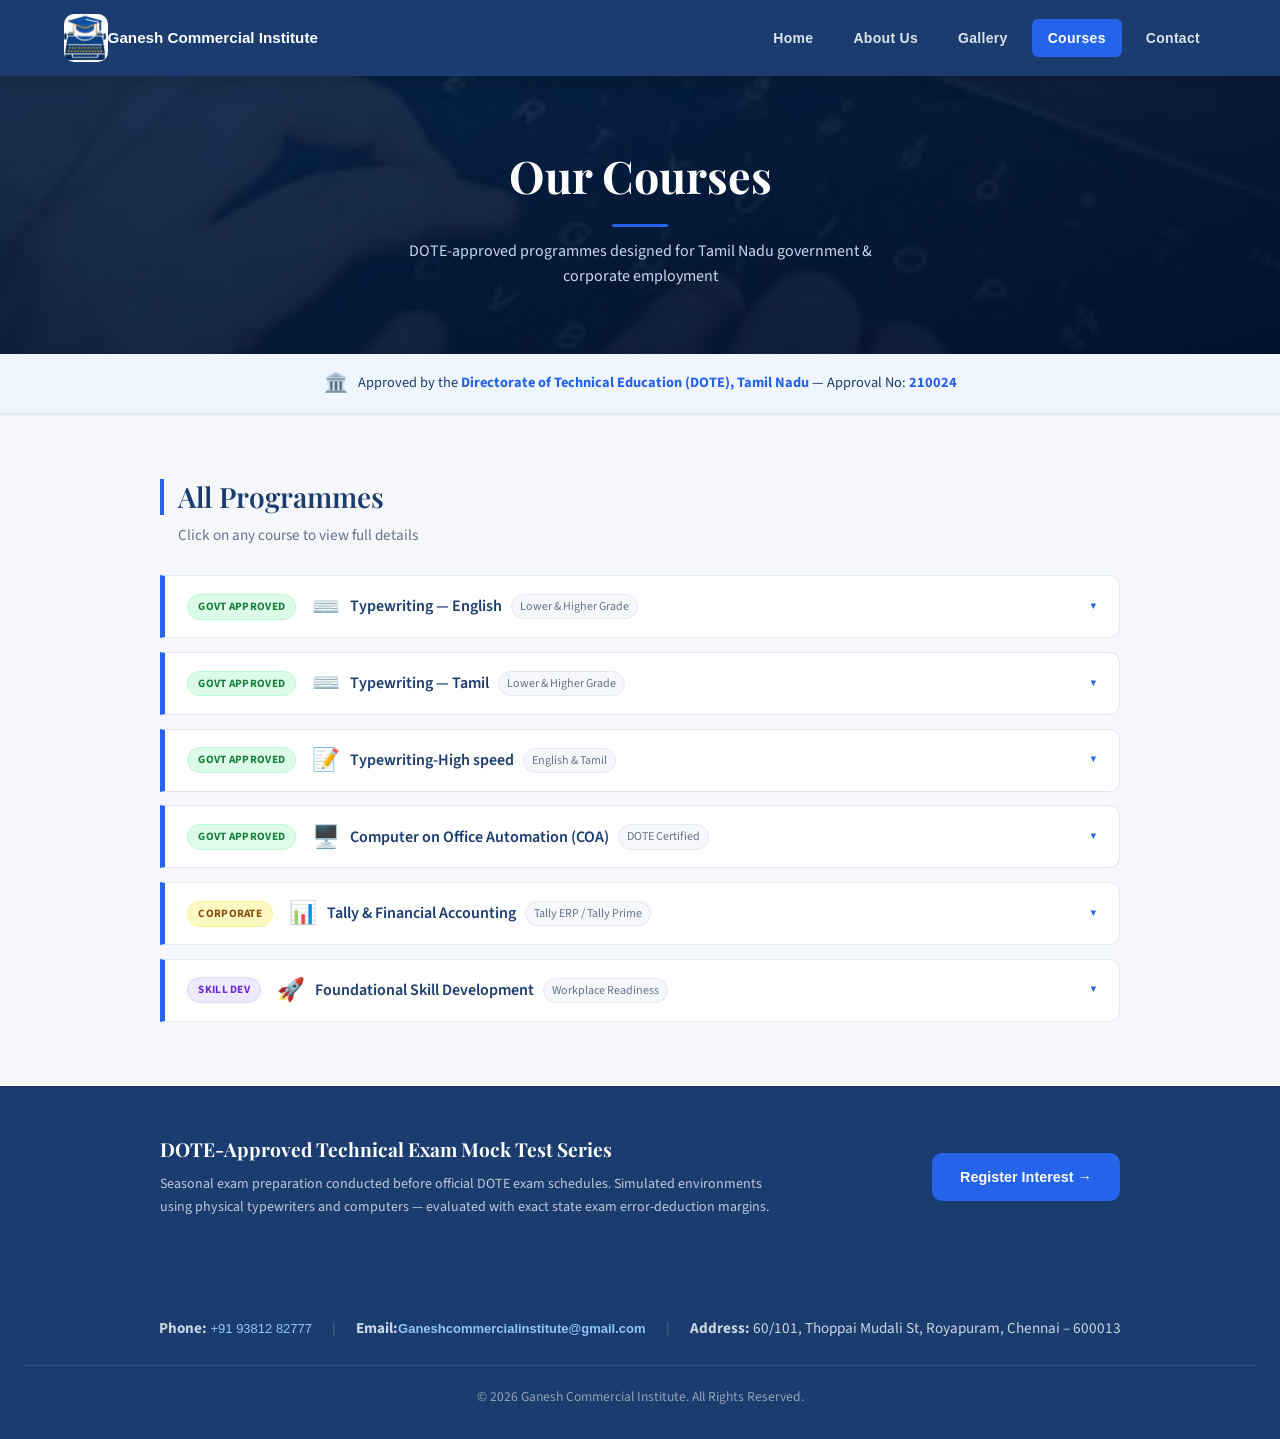
<file: courses.html>
<!DOCTYPE html>
<html lang="en">
    <head>
        <meta charset="UTF-8">
        <meta name="viewport" content="width=device-width, initial-scale=1.0">
        <meta name="description" content="Courses offered at Ganesh Commercial Institute – Typewriting, COA, Shorthand, Tally and more. DOTE approved, Chennai.">
        <title>Courses – Ganesh Commercial Institute</title>
        <link rel="stylesheet" href="style.css">
    </head>
    <body>

        <!-- NAVIGATION -->
        <header class="main-header">
            <nav class="navbar">
                <div class="logo">
                    <a href="index.html">
                        <img src="assets/file.png" alt="Ganesh Commercial Institute Logo" class="logo-img">
                        <h3>Ganesh Commercial Institute</h3>
                    </a>
                </div>
                <ul class="nav-links">
                    <li><a href="index.html">Home</a></li>
                    <li><a href="about_us.html">About Us</a></li>
                    <li><a href="gallery.html">Gallery</a></li>
                    <li><a href="courses.html" class="active">Courses</a></li>
                    <li><a href="contact.html">Contact</a></li>
                </ul>
            </nav>
        </header>

        <main>

            <!-- PAGE HERO -->
            <section class="page-hero">
                <div class="page-hero-content">
                    <h1>Our Courses</h1>
                    <p>DOTE-approved programmes designed for Tamil Nadu government & corporate employment</p>
                </div>
            </section>

            <!-- DOTE APPROVAL BADGE -->
            <div class="approval-banner">
                <div class="approval-inner">
                    <span class="approval-icon">🏛️</span>
                    <p>Approved by the <strong>Directorate of Technical Education (DOTE), Tamil Nadu</strong> — Approval No: <strong>210024</strong></p>
                </div>
            </div>

            <!-- COURSES ACCORDION SECTION -->
            <section class="courses-section">
                <div class="courses-inner">

                    <h2 class="section-title">All Programmes</h2>
                    <p class="section-subtitle">Click on any course to view full details</p>

                    <div class="accordion">

                        <!-- COURSE 1: TYPEWRITING ENGLISH -->
                        <div class="accordion-item" onclick="toggleAccordion(this)">
                            <div class="accordion-header">
                                <div class="accordion-left">
                                    <span class="course-badge govt">Govt Approved</span>
                                    <div>
                                        <span class="course-icon">⌨️</span>
                                        <h3>Typewriting — English</h3>
                                        <span class="course-tag">Lower & Higher Grade</span>
                                    </div>
                                </div>
                                <span class="accordion-arrow">▼</span>
                            </div>
                            <div class="accordion-body">
                                <div class="course-detail-grid">
                                    <div class="course-description">
                                        <p>Our English Typewriting programme is designed to prepare students for the Government Technical Examinations (GTE) conducted by DOTE, Tamil Nadu. Training is done on both manual and electronic typewriters with a strong focus on speed and zero-error accuracy.</p>
                                        <div class="course-levels">
                                            <div class="level-card">
                                                <h4>Junior Grade (Lower)</h4>
                                                <p>Covers basic touch-typing, finger positioning, posture, and layout familiarity. Target speed: <strong>30 WPM</strong>.</p>
                                            </div>
                                            <div class="level-card">
                                                <h4>Senior Grade (Higher)</h4>
                                                <p>Intensive training for high-speed text production, official letter formats, and statement typing. Target speed: <strong>45+ WPM</strong>.</p>
                                            </div>
                                        </div>
                                    </div>
                                    <div class="course-meta">
                                        <ul class="meta-list">
                                            <li><span>🎯</span><span><strong>Target Roles</strong><br>Data Entry Operator, Junior Assistant, Typist, Banking & Corporate Clerical Jobs</span></li>
                                            <li><span>📋</span><span><strong>Eligibility</strong><br>10th Standard (SSLC) pass</span></li>
                                            <li><span>🕐</span><span><strong>Batch Timings</strong><br>6:30–10:00 AM / 3:00–8:30 PM</span></li>
                                            <li><span>📅</span><span><strong>Days</strong><br>Monday to Saturday</span></li>
                                        </ul>
                                        <a href="contact.html" class="enroll-btn">Enquire Now</a>
                                    </div>
                                </div>
                            </div>
                        </div>

                        <!-- COURSE 2: TYPEWRITING TAMIL -->
                        <div class="accordion-item" onclick="toggleAccordion(this)">
                            <div class="accordion-header">
                                <div class="accordion-left">
                                    <span class="course-badge govt">Govt Approved</span>
                                    <div>
                                        <span class="course-icon">⌨️</span>
                                        <h3>Typewriting — Tamil</h3>
                                        <span class="course-tag">Lower & Higher Grade</span>
                                    </div>
                                </div>
                                <span class="accordion-arrow">▼</span>
                            </div>
                            <div class="accordion-body">
                                <div class="course-detail-grid">
                                    <div class="course-description">
                                        <p>Tamil Typewriting is an essential qualification for government positions in Tamil Nadu. Our programme covers both Junior and Senior grades, training students on Tamil keyboard layouts with a focus on speed, accuracy, and official document formatting.</p>
                                        <div class="course-levels">
                                            <div class="level-card">
                                                <h4>Junior Grade (Lower)</h4>
                                                <p>Introduces Tamil keyboard layout, phonetic character groupings, and basic document typing. Target speed: <strong>30 WPM</strong>.</p>
                                            </div>
                                            <div class="level-card">
                                                <h4>Senior Grade (Higher)</h4>
                                                <p>Advanced training covering government letter formats, official notices, and high-speed accuracy drills. Target speed: <strong>45+ WPM</strong>.</p>
                                            </div>
                                        </div>
                                    </div>
                                    <div class="course-meta">
                                        <ul class="meta-list">
                                            <li><span>🎯</span><span><strong>Target Roles</strong><br>Data Entry Operator, Tamil Typist, Clerical posts in state departments, Office Support Staff</span></li>
                                            <li><span>📋</span><span><strong>Eligibility</strong><br>10th Standard (SSLC) pass</span></li>
                                            <li><span>🕐</span><span><strong>Batch Timings</strong><br>6:30–10:00 AM / 3:00–8:30 PM</span></li>
                                            <li><span>📅</span><span><strong>Days</strong><br>Monday to Saturday</span></li>
                                        </ul>
                                        <a href="contact.html" class="enroll-btn">Enquire Now</a>
                                    </div>
                                </div>
                            </div>
                        </div>

                        <!-- COURSE 3: High speed -->
                        <div class="accordion-item" onclick="toggleAccordion(this)">
                            <div class="accordion-header">
                                <div class="accordion-left">
                                    <span class="course-badge govt">Govt Approved</span>
                                    <div>
                                        <span class="course-icon">📝</span>
                                        <h3>Typewriting-High speed</h3>
                                        <span class="course-tag">English & Tamil</span>
                                    </div>
                                </div>
                                <span class="accordion-arrow">▼</span>
                            </div>
                            <div class="accordion-body">
                                <div class="course-detail-grid">
                                    <div class="course-description">
                                        <p>Our High speed Typing programme prepares students for DOTE-conducted examinations which are required for Personal Assistant (PA), Executive Assistant, Stenographer Preparation. We provide specialized training in high-speed typing for both English and Tamil, using a structured and systematic approach to help students achieve the speed and accuracy</p>
                                        <div class="course-levels">
                                            <div class="level-card">
                                                <h4>English High-Speed</h4>
                                                <p>Covers Intensive speed-building and accuracy training through advanced typing drills, timed tests, and DOTE High-Speed examination practice, Target: <strong>60–80+ WPM</strong>.</p>
                                            </div>
                                            <div class="level-card">
                                                <h4>Tamil High-Speed</h4>
                                                <p>Advanced Tamil typing training focused on high-speed performance, accuracy enhancement, and DOTE High-Speed examination preparation, Target: <strong>60–80+ WPM</strong> </p>
                                            </div>
                                        </div>
                                    </div>
                                    <div class="course-meta">
                                        <ul class="meta-list">
                                            <li><span>🎯</span><span><strong>Target Roles</strong><br>Personal Assistant, Personal Assistant (PA), High Court Stenographer</span></li>
                                            <li><span>📋</span><span><strong>Eligibility</strong><br>10th Standard pass + senior Typewriting</span></li>
                                            <li><span>🕐</span><span><strong>Batch Timings</strong><br>6:30–10:00 AM / 3:00–8:30 PM</span></li>
                                            <li><span>📅</span><span><strong>Days</strong><br>Monday to Saturday</span></li>
                                        </ul>
                                        <a href="contact.html" class="enroll-btn">Enquire Now</a>
                                    </div>
                                </div>
                            </div>
                        </div>

                        <!-- COURSE 4: COA -->
                        <div class="accordion-item" onclick="toggleAccordion(this)">
                            <div class="accordion-header">
                                <div class="accordion-left">
                                    <span class="course-badge govt">Govt Approved</span>
                                    <div>
                                        <span class="course-icon">🖥️</span>
                                        <h3>Computer on Office Automation (COA)</h3>
                                        <span class="course-tag">DOTE Certified</span>
                                    </div>
                                </div>
                                <span class="accordion-arrow">▼</span>
                            </div>
                            <div class="accordion-body">
                                <div class="course-detail-grid">
                                    <div class="course-description">
                                        <p>COA is the most critical certification for Tamil Nadu state government job eligibility. This course combines 40 hours of theory and 60 hours of mandatory practical lab work, covering all tools needed for modern government and corporate office environments.</p>
                                        <div class="course-levels">
                                            <div class="level-card">
                                                <h4>Syllabus Coverage</h4>
                                                <p>Operating Systems (Windows & Linux), MS Word, MS Excel, MS PowerPoint, MS Access, Internet & Email, State Portal Navigation.</p>
                                            </div>
                                            <div class="level-card">
                                                <h4>Exam Structure</h4>
                                                <p>Theory paper (40 marks) + Practical examination (60 marks). Certificate issued directly by DOTE, Tamil Nadu upon passing.</p>
                                            </div>
                                        </div>
                                    </div>
                                    <div class="course-meta">
                                        <ul class="meta-list">
                                            <li><span>🎯</span><span><strong>Target Roles</strong><br>DEO, Office Assistant, Junior Clerk in state departments</span></li>
                                            <li><span>📋</span><span><strong>Eligibility</strong><br>SSLC pass + Junior Typewriting (English or Tamil)</span></li>
                                            <li><span>🕐</span><span><strong>Batch Timings</strong><br>6:30–10:00 AM / 3:00–8:30 PM</span></li>
                                            <li><span>📅</span><span><strong>Days</strong><br>Monday to Saturday</span></li>
                                        </ul>
                                        <a href="contact.html" class="enroll-btn">Enquire Now</a>
                                    </div>
                                </div>
                            </div>
                        </div>

                        <!-- COURSE 5: TALLY -->
                        <div class="accordion-item" onclick="toggleAccordion(this)">
                            <div class="accordion-header">
                                <div class="accordion-left">
                                    <span class="course-badge corp">Corporate</span>
                                    <div>
                                        <span class="course-icon">📊</span>
                                        <h3>Tally & Financial Accounting</h3>
                                        <span class="course-tag">Tally ERP / Tally Prime</span>
                                    </div>
                                </div>
                                <span class="accordion-arrow">▼</span>
                            </div>
                            <div class="accordion-body">
                                <div class="course-detail-grid">
                                    <div class="course-description">
                                        <p>A corporate readiness module designed for commerce students and job seekers targeting private-sector bookkeeping and accounting roles. Practical lab sessions are conducted using standard Tally ERP and Tally Prime software.</p>
                                        <div class="course-levels">
                                            <div class="level-card">
                                                <h4>Core Modules</h4>
                                                <p>Ledger configuration, voucher creation, inventory management, cash flows, invoice generation, and Indian GST tax framework basics.</p>
                                            </div>
                                            <div class="level-card">
                                                <h4>Practical Focus</h4>
                                                <p>Hands-on Tally data entry, balance sheet preparation, trial balance, and profit & loss account generation with real-world examples.</p>
                                            </div>
                                        </div>
                                    </div>
                                    <div class="course-meta">
                                        <ul class="meta-list">
                                            <li><span>🎯</span><span><strong>Target Roles</strong><br>Accountant, Billing Executive, Finance Assistant</span></li>
                                            <li><span>📋</span><span><strong>Eligibility</strong><br>10th Standard pass (Commerce background preferred)</span></li>
                                            <li><span>🕐</span><span><strong>Batch Timings</strong><br>6:30–10:00 AM / 3:00–8:30 PM</span></li>
                                            <li><span>📅</span><span><strong>Days</strong><br>Monday to Saturday</span></li>
                                        </ul>
                                        <a href="contact.html" class="enroll-btn">Enquire Now</a>
                                    </div>
                                </div>
                            </div>
                        </div>

                        <!-- COURSE 6: SKILL DEVELOPMENT -->
                        <div class="accordion-item" onclick="toggleAccordion(this)">
                            <div class="accordion-header">
                                <div class="accordion-left">
                                    <span class="course-badge skill">Skill Dev</span>
                                    <div>
                                        <span class="course-icon">🚀</span>
                                        <h3>Foundational Skill Development</h3>
                                        <span class="course-tag">Workplace Readiness</span>
                                    </div>
                                </div>
                                <span class="accordion-arrow">▼</span>
                            </div>
                            <div class="accordion-body">
                                <div class="course-detail-grid">
                                    <div class="course-description">
                                        <p>A supplementary programme designed to bridge the gap between clearing a technical typing test and executing actual computer-based office jobs. Ideal for students who want to strengthen their workplace readiness before entering the job market.</p>
                                        <div class="course-levels">
                                            <div class="level-card">
                                                <h4>Syllabus Focus</h4>
                                                <p>Data entry drills, speed accuracy modules, basic office administrative workflows, digital documentation, and professional communication.</p>
                                            </div>
                                            <div class="level-card">
                                                <h4>MS Office Track</h4>
                                                <p>Dedicated MS Excel (formulas, sorting, formatting), MS Word (professional letter design), and email communication modules.</p>
                                            </div>
                                        </div>
                                    </div>
                                    <div class="course-meta">
                                        <ul class="meta-list">
                                            <li><span>🎯</span><span><strong>Target Roles</strong><br>Data Entry Operator, Office Admin, Private sector clerical roles</span></li>
                                            <li><span>📋</span><span><strong>Eligibility</strong><br>Open to all — no prior qualification required</span></li>
                                            <li><span>🕐</span><span><strong>Batch Timings</strong><br>6:30–10:00 AM / 3:00–8:30 PM</span></li>
                                            <li><span>📅</span><span><strong>Days</strong><br>Monday to Saturday</span></li>
                                        </ul>
                                        <a href="contact.html" class="enroll-btn">Enquire Now</a>
                                    </div>
                                </div>
                            </div>
                        </div>

                    </div>
                </div>
            </section>

            <!-- TNPSC MOCK TEST BANNER -->
            <section class="mock-banner">
                <div class="mock-banner-inner">
                    <div class="mock-text">
                        <h3>DOTE-Approved Technical Exam Mock Test Series</h3>
                        <p>Seasonal exam preparation conducted before official DOTE exam schedules. Simulated environments using physical typewriters and computers — evaluated with exact state exam error-deduction margins.</p>
                    </div>
                    <a href="contact.html" class="mock-cta">Register Interest →</a>
                </div>
            </section>

        </main>

        <!-- FOOTER -->
        <footer class="main-footer">
            <div class="footer-content">
                <div class="footer-contact-row">
                    <p><strong>Phone:</strong> <a href="tel:+919381282777">+91 93812 82777</a></p>
                    <span class="footer-divider">|</span>
                    <p><strong>Email:<a href="mailto:Ganeshcommercialinstitute@gmail.com">Ganeshcommercialinstitute@gmail.com</a></strong> </p>
                    <span class="footer-divider">|</span>
                    <p><strong>Address:</strong> 60/101, Thoppai Mudali St, Royapuram, Chennai – 600013</p>
                </div>
                <p class="copyright">&copy; 2026 Ganesh Commercial Institute. All Rights Reserved.</p>
            </div>
        </footer>

        <!-- ACCORDION SCRIPT -->
        <script>
            function toggleAccordion(item) {
                const isActive = item.classList.contains('active');
                // Close all open items
                document.querySelectorAll('.accordion-item.active').forEach(open => {
                    open.classList.remove('active');
                });
                // Open clicked if it was closed
                if (!isActive) {
                    item.classList.add('active');
                }
            }
        </script>

    </body>
</html>
</file>
<file: style.css>
/* ══════════════════════════════════════════════
   GANESH COMMERCIAL INSTITUTE — style.css
   Matches: index.html structure exactly
   Theme: Blue & White | Premium, Accessible & Responsive
   ══════════════════════════════════════════════ */

@import url('https://fonts.googleapis.com/css2?family=Playfair+Display:wght@600;700&family=Source+Sans+3:wght@400;500;600&display=swap');

/* ── CSS VARIABLES ────────────────────────────── */
:root {
    --navy:        #1a3c6e;
    --blue:        #2563eb;
    --blue-light:  #dbeafe;
    --blue-hover:  #93c5fd;
    --white:       #ffffff;
    --bg:          #f5f7fa;
    --text:        #1e293b;
    --text-main:   #1e293b;       /* ← add this */
    --text-muted:  #64748b;
    --text-light:  #94a3b8;
    --border:      #e2e8f0;
    --shadow-sm:   0 2px 8px rgba(26, 60, 110, 0.08);
    --shadow-md:   0 6px 24px rgba(26, 60, 110, 0.13);
    --shadow-lg:   0 12px 40px rgba(26, 60, 110, 0.20);   /* ← add this */
    --radius-sm:   6px;
    --radius-md:   10px;
    --radius-lg:   14px;
    --font-head:   'Playfair Display', Georgia, serif;
    --font-body:   'Source Sans 3', 'Segoe UI', sans-serif;
    --transition:  0.25s ease;
}

/* ── RESET & BASE STYLES ──────────────────────── */
*, *::before, *::after {
    margin: 0;
    padding: 0;
    box-sizing: border-box;
}

html {
    scroll-behavior: smooth;
}

body {
    font-family: var(--font-body);
    font-size: 16px;
    color: var(--text);
    background-color: var(--bg);
    line-height: 1.6;
    -webkit-font-smoothing: antialiased;
}

img {
    display: block;
    max-width: 200%;
    color: #ffffff;
    border-radius: 10px;
    
}

a {
    text-decoration: none;
    color: inherit;
    color: white;
    font-size: small;
    font-family: Helvetica, sans-serif;
}

ul {
    list-style: none;
}

/* Custom focus ring for global web accessibility */
*:focus-visible {
    outline: 3px solid var(--blue);
    outline-offset: 3px;
}

/* ══════════════════════════════════════════════
   SECTION 1 — NAVIGATION
   ══════════════════════════════════════════════ */

.main-header {
    position: sticky;
    top: 0;
    z-index: 1000;
    background-color: var(--navy);
    box-shadow: 0 4px 20px rgba(0, 0, 0, 0.15);
}

.navbar {
    display: flex;
    justify-content: space-between;
    align-items: center;
    max-width: 1200px;
    margin: 0 auto;
    padding: 14px 24px;
}

.logo a {
    display: flex;
    align-items: center;
    
}

.logo-img {
    max-height: 48px;
    width: auto;
}

.logo-img[src="assets/images.jpg"]:not([src=""]) {
    display: block;
    
}

.nav-links {
    display: flex;
    gap: 8px;
    align-items: center;
}

.nav-links li a {
    display: inline-block;
    padding: 8px 16px;
    border-radius: var(--radius-sm);
    font-size: 14px;
    font-weight: 600;
    color: rgba(255, 255, 255, 0.85);
    letter-spacing: 0.3px;
    transition: background var(--transition), color var(--transition);
}

.nav-links li a:hover {
    background-color: rgba(255, 255, 255, 0.12);
    color: var(--white);
}

.nav-links li a.active {
    background-color: var(--blue);
    color: var(--white);
}

/* ══════════════════════════════════════════════
   SECTION 2 — HERO
   ══════════════════════════════════════════════ */

.hero-card {
    background:
        /* Premium deep-blue gradient overlay ensures text contrast passes WCAG standards */
        linear-gradient(
            160deg,
            rgba(15, 32, 67, 0.88) 0%,
            rgba(37, 99, 235, 0.78) 100%
        ),
        url("assets/keyboard image.jpg") center / cover no-repeat;
    min-height: 65vh;
    display: flex;
    justify-content: center;
    align-items: center;
    text-align: center;
    padding: 80px 24px;
    position: relative;
}

.hero-card::after {
    content: '';
    position: absolute;
    bottom: 0;
    left: 0;
    right: 0;
    height: 60px;
    background: linear-gradient(to bottom, transparent, var(--bg));
}

.hero-overlay-content {
    position: relative;
    z-index: 1;
    max-width: 760px;
}

.hero-overlay-content h1 {
    font-family: var(--font-head);
    font-size: clamp(1.9rem, 4.5vw, 3.2rem);
    font-weight: 700;
    color: var(--white);
    letter-spacing: 0.5px;
    line-height: 1.25;
    margin-bottom: 16px;
}

.hero-overlay-content h1::after {
    content: '';
    display: block;
    width: 64px;
    height: 3px;
    background: var(--blue);
    margin: 16px auto 0;
    border-radius: 2px;
}

.hero-overlay-content h2 {
    font-family: var(--font-body);
    font-size: clamp(1rem, 2.2vw, 1.3rem);
    font-weight: 400;
    color: #cbd5e1;
    max-width: 600px;
    margin: 0 auto;
    line-height: 1.65;
}

/* ── HERO CALL TO ACTION BUTTON ──────────────── */
.hero-cta-btn {
    display: inline-block;
    margin-top: 32px;
    padding: 14px 36px;
    background-color: var(--blue);
    color: var(--white) !important;
    font-size: 0.95rem;
    font-weight: 600;
    letter-spacing: 0.5px;
    border-radius: var(--radius-sm);
    box-shadow: 0 4px 14px rgba(37, 99, 235, 0.4);
    transition: background-color var(--transition), transform var(--transition), box-shadow var(--transition);
}

.hero-cta-btn:hover {
    background-color: #1d4ed8;
    transform: translateY(-2px);
    box-shadow: 0 6px 20px rgba(37, 99, 235, 0.55);
}

.hero-cta-btn:active {
    transform: translateY(0);
    box-shadow: 0 4px 10px rgba(37, 99, 235, 0.3);
}

/* ══════════════════════════════════════════════
   SECTION 2.5 — STATS BAR (CREDIBILITY BLOCK)
   ══════════════════════════════════════════════ */

.stats-bar-container {
    max-width: 1200px;
    margin: -50px auto 0; /* Pulls the bar up to elegantly overlap the hero section image */
    padding: 0 24px;
    position: relative;
    z-index: 10; /* Ensures it stays stacked on top of the hero fade background */
}

.stats-bar {
    background-color: var(--white);
    border-radius: var(--radius-md);
    box-shadow: var(--shadow-md);
    padding: 28px 24px;
    display: grid;
    grid-template-columns: repeat(4, 1fr);
    gap: 20px;
    text-align: center;
    border-bottom: 4px solid var(--blue);
}

.stat-item {
    display: flex;
    flex-direction: column;
    gap: 4px;
}

.stat-number {
    font-size: clamp(1.6rem, 3vw, 2.2rem);
    font-family: Arial, Helvetica, sans-serif;
    font-weight: 700;
    color: var(--blue);
    line-height: 1.2;
}

.stat-label {
    font-size: 0.82rem;
    font-weight: 600;
    color: var(--navy);
    text-transform: uppercase;
    letter-spacing: 0.5px;
}

/* Responsive updates for the Stats Grid 
@media (max-width: 768px) {
    .stats-bar-container {
        margin-top: 2rem; /* Removes the floating overlap on mobile to save vertical breathing room 
    }
    
    .stats-bar {
        grid-template-columns: repeat(2, 1fr); /* Switches to a clean 2x2 grid on tablets/mobile 
        gap: 24px 16px;
        padding: 24px 16px;
    }
}

@media (max-width: 420px) {
    .stats-bar {
        grid-template-columns: 1fr; /* Stacks into 1 single column on tiny smartphone screens 
        gap: 20px;
    }
}*/
/* ══════════════════════════════════════════════
   STATS BAR
   ══════════════════════════════════════════════ */

.stats-bar {
    display: flex;
    justify-content: center;
    background-color: var(--navy);
    border-top: 1px solid rgba(137, 124, 124, 0.08);
    border-bottom: 3px solid var(--blue);  /* blue bottom line — clean finish */
}

.stat-item {
    flex: 1;
    display: flex;
    flex-direction: column;
    align-items: center;
    justify-content: center;
    padding: 1.75rem 1rem;
    border-right: 1px solid rgba(255, 255, 255, 0.1);
    max-width: 280px;
    transition: background var(--transition);
}

.stat-item:last-child {
    border-right: none;
}

.stat-item:hover {
    background-color: rgba(255, 255, 255, 0.06);
    cursor: default;
}

.stat-number {
    font-family: var(--font-head);
    font-size: 2.2rem;
    font-weight: 700;
    color: var(--blue-hover);
    line-height: 1;
    margin-bottom: 6px;
}

.stat-label {
    font-size: 0.82rem;
    color: rgba(255, 255, 255, 0.72);
    text-align: center;
    letter-spacing: 0.4px;
    text-transform: uppercase;
}

/* ── RESPONSIVE ───────────────────────────────── 
@media (max-width: 768px) {
    .stats-bar {
        display: grid;
        grid-template-columns: repeat(2, 1fr);
    }

    .stat-item {
        max-width: 100%;
        border-right: 1px solid rgba(255, 255, 255, 0.1);
        border-bottom: 1px solid rgba(255, 255, 255, 0.1);
        padding: 1.4rem 1rem;
    }

    .stat-number {
        font-size: 1.8rem;
    }
}

@media (max-width: 420px) {
    .stat-number {
        font-size: 1.6rem;
    }

    .stat-label {
        font-size: 0.75rem;
    }
}*/

/* ══════════════════════════════════════════════
   HIGHLIGHTS MARQUEE & MODAL SPEC
   ══════════════════════════════════════════════ */

.highlights-section {
    background: #f1f5f9; /* Soft contrast background between section layers */
    padding: 2.5rem 0;
    overflow: hidden;
    border-top: 1px solid var(--border, #e2e8f0);
    border-bottom: 1px solid var(--border, #e2e8f0);
}

.marquee-viewport {
    width: 100%;
    overflow: hidden;
    position: relative;
}

.marquee-track {
    display: flex;
    gap: 2rem;
    width: max-content;
    /* Adjust '30s' to make the scroll faster or slower */
    animation: marqueeScroll 30s linear infinite; 
}

/* Pause marquee movement smoothly on mouse hover */
.marquee-track:hover {
    animation-play-state: paused;
}

/* ── MARQUEE ANIMATION LOOP ── */
@keyframes marqueeScroll {
    0% {
        transform: translateX(0);
    }
    100% {
        /* Shifts exactly by half the total width of duplicated content track */
        transform: translateX(calc(-50% - 1rem)); 
    }
}

/* ── HIGHLIGHT CARDS ── */
.highlight-card {
    background: var(--white, #ffffff);
    width: 360px;
    padding: 2rem;
    border-radius: var(--radius-md, 8px);
    border: 1px solid var(--border, #e2e8f0);
    box-shadow: var(--shadow-sm, 0 2px 4px rgba(0,0,0,0.02));
    display: flex;
    flex-direction: column;
    align-items: flex-start;
    gap: 0.85rem;
    flex-shrink: 0;
    transition: transform 0.3s ease, box-shadow 0.3s ease;
}

.highlight-card:hover {
    transform: translateY(-4px);
    box-shadow: var(--shadow-lg, 0 10px 20px rgba(0,0,0,0.05));
    border-color: var(--blue, #1a73e8);
}

.highlight-card h3 {
    color: var(--navy, #0f2043);
    font-size: 1.2rem;
    margin: 0;
    line-height: 1.4;
}

.highlight-card p {
    color: var(--text-muted, #64748b);
    font-size: 0.95rem;
    margin: 0;
    line-height: 1.5;
}

/* Badges styling */
.card-badge {
    font-size: 0.75rem;
    font-weight: 700;
    padding: 4px 10px;
    border-radius: 4px;
    text-transform: uppercase;
    letter-spacing: 0.5px;
}
.card-badge.gold { background: #fef3c7; color: #b45309; }
.card-badge.blue { background: #dbeafe; color: #1d4ed8; }
.card-badge.green { background: #dcfce7; color: #15803d; }

.read-more-btn {
    background: transparent;
    color: var(--blue, #1a73e8);
    border: none;
    font-weight: 600;
    font-size: 0.95rem;
    cursor: pointer;
    padding: 0;
    margin-top: auto; /* Pushes button cleanly to bottom layout line */
    transition: color 0.2s ease, transform 0.2s ease;
}

.read-more-btn:hover {
    color: var(--navy, #0f2043);
    transform: translateX(4px);
}

/* ── MODAL POPUP SYSTEM WITH IMAGE SUPPORT ── */
.highlight-modal {
    display: none;
    position: fixed;
    z-index: 10000;
    inset: 0;
    background: rgba(15, 32, 67, 0.6);
    backdrop-filter: blur(4px);
    align-items: center;
    justify-content: center;
    opacity: 0;
    transition: opacity 0.3s ease;
    padding: 20px;
}

.highlight-modal.active {
    display: flex;
    opacity: 1;
}

.modal-card {
    background: var(--white, #ffffff);
    max-width: 850px; /* Widened to fit the image and text side-by-side beautifully */
    width: 100%;
    padding: 0; /* Clear previous padding to allow edge-to-edge layout */
    border-radius: var(--radius-md, 8px);
    position: relative;
    box-shadow: 0 20px 40px rgba(0,0,0,0.15);
    transform: scale(0.9);
    transition: transform 0.3s ease;
    overflow: hidden; /* Clips image corners to match card radius */
}

.highlight-modal.active .modal-card {
    transform: scale(1);
}

.modal-close-trigger {
    position: absolute;
    top: 15px;
    right: 20px;
    font-size: 32px;
    font-weight: 300;
    color: #ffffff; /* White color to stand out clearly against the image or dark backdrop */
    text-shadow: 0 2px 4px rgba(0,0,0,0.5); /* Drop shadow so it is visible on bright backgrounds */
    cursor: pointer;
    z-index: 10010;
    transition: color 0.2s ease;
}

.modal-close-trigger:hover {
    color: var(--blue, #1a73e8);
}

/* ── TWO COLUMN INNER GRID ── */
.modal-info-wrap {
    display: grid;
    grid-template-columns: 1.1fr 1.4fr; /* Balanced layout sizes */
    min-height: 450px;
}

.modal-img-col {
    width: 100%;
    height: 100%;
    position: relative;
    background: #000;
}

.modal-feature-img {
    width: 100%;
    height: 100%;
    object-fit: cover; /* Forces image to crop clean into its designated block box */
    display: block;
}

.modal-text-col {
    padding: 3rem;
    display: flex;
    flex-direction: column;
    justify-content: center;
}

.modal-info-wrap h2 {
    color: var(--navy, #0f2043);
    margin-bottom: 1rem;
    font-size: 1.6rem;
    line-height: 1.3;
}

.modal-info-wrap p {
    color: #334155;
    line-height: 1.6;
    font-size: 0.95rem;
    margin-bottom: 1.25rem;
}

.modal-info-wrap ul {
    padding-left: 1.25rem;
    margin: 0;
}

.modal-info-wrap li {
    margin-bottom: 0.5rem;
    color: #334155;
    font-size: 0.9rem;
    line-height: 1.5;
}

/* ── RESPONSIVE ADAPTATIONS FOR POPUP ── 
@media (max-width: 768px) {
    .modal-card {
        max-width: 500px;
    }
    
    .modal-info-wrap {
        grid-template-columns: 1fr; /* Drop side-by-side view to clean vertical block stack 
        min-height: auto;
    }
    
    .modal-img-col {
        height: 200px; /* Fix image profile height box on mobile views 
    }
    
    .modal-text-col {
        padding: 2rem;
    }
    
    .modal-close-trigger {
        color: #94a3b8; /* Switch back to regular display gray close icon color 
        text-shadow: none;
    }
}*/
/* ══════════════════════════════════════════════
   SECTION 3 & 4 — SPLIT LAYOUT
   ══════════════════════════════════════════════ */

.split-section {
    display: flex;
    gap: 3rem;
    align-items: flex-start;
    max-width: 1200px;
    margin: 0 auto;
    padding: 5rem 24px;
}

.split-left {
    flex: 1.2;
    display: flex;
    flex-direction: column;
    gap: 3.5rem;
    min-width: 0;
}

.section-title {
    font-family: var(--font-head);
    font-size: 1.75rem;
    font-weight: 600;
    color: var(--navy);
    padding-left: 14px;
    border-left: 4px solid var(--blue);
    line-height: 1.3;
    margin-bottom: 1.25rem;
}

.section-subtitle {
    font-size: 0.95rem;
    color: var(--text-muted);
    margin-top: -0.75rem;
    margin-bottom: 1.5rem;
    padding-left: 18px;
}

/* ── CORE FEATURE CARDS GRID ──────────────────── */
.cards-grid {
    display: grid;
    grid-template-columns: repeat(2, 1fr);
    gap: 1.25rem;
    align-items: start; /* Fixes neighboring card stretching when one expands */
}

.card {
    background: var(--white);
    border: 1px solid var(--blue-light);
    border-top: 4px solid var(--blue);
    border-radius: var(--radius-md);
    padding: 1.25rem;
    cursor: pointer;
    user-select: none;
    transition: box-shadow var(--transition), transform var(--transition), border-color var(--transition);
}

.card:hover, .card:focus-within {
    box-shadow: var(--shadow-md);
    transform: translateY(-3px);
}

.card.active {
    border-top-color: var(--navy);
    box-shadow: var(--shadow-md);
    transform: translateY(-1px);
}

.card-header {
    display: flex;
    align-items: center;
    gap: 12px;
}

.card-icon {
    font-size: 1.5rem;
    flex-shrink: 0;
    line-height: 1;
}

.card-header h3 {
    font-family: var(--font-body);
    font-size: 1rem;
    font-weight: 600;
    color: var(--navy);
    flex: 1;
    margin: 0;
    line-height: 1.4;
}

.card-arrow {
    font-size: 0.75rem;
    color: var(--blue);
    flex-shrink: 0;
    transition: transform 0.3s cubic-bezier(0.4, 0, 0.2, 1);
    margin-left: auto;
}

.card.active .card-arrow {
    transform: rotate(180deg);
}

/* Smooth Accordion Body transition mechanics */
.card-body {
    max-height: 0;
    overflow: hidden;
    transition: max-height 0.3s cubic-bezier(0.4, 0, 0.2, 1), padding-top 0.2s ease;
    padding-top: 0;
}

.card.active .card-body {
    max-height: 220px; /* Safe upper boundary for text content blocks */
    padding-top: 1rem;
}

.card-body p {
    font-size: 0.88rem;
    color: var(--text-muted);
    line-height: 1.7;
    border-top: 1px solid var(--blue-light);
    padding-top: 0.85rem;
    margin: 0;
}

/* ── OPPORTUNITIES LIST ───────────────────────── */
.opportunities-list {
    display: flex;
    flex-direction: column;
    gap: 0.85rem;
    padding: 0;
}

.opportunities-list li {
    display: flex;
    align-items: flex-start;
    gap: 1rem;
    background: var(--white);
    border: 1px solid var(--border);
    border-left: 4px solid var(--blue);
    border-radius: 0 var(--radius-sm) var(--radius-sm) 0;
    padding: 1rem 1.25rem;
    transition: box-shadow var(--transition), transform var(--transition);
}

.opportunities-list li:hover {
    box-shadow: var(--shadow-sm);
    transform: translateX(4px);
}

.opportunities-list li::before {
    content: "✔";
    color: var(--blue);
    font-size: 0.95rem;
    font-weight: 700;
    flex-shrink: 0;
    margin-top: 2px;
}

.opportunities-list li div strong {
    display: block;
    font-size: 1rem;
    font-weight: 600;
    color: var(--navy);
    margin-bottom: 2px;
}

.opportunities-list li div p {
    margin: 0;
    font-size: 0.85rem;
    color: var(--text-muted);
}

/* ── RIGHT COLUMN: STICKY PHOTO ───────────────── */
.split-right {
    flex: 0.8;
    position: sticky;
    top: 100px; /* Keeps image pinned relative to your sticky navigation track */
    min-width: 0;
}

.side-photo {
    width: 100%;
    height: 580px;
    object-fit: cover;
    border-radius: var(--radius-lg);
    border: 4px solid var(--blue-light);
    box-shadow: var(--shadow-md);
}

/* ══════════════════════════════════════════════
   SECTION 5 — FOOTER
   ══════════════════════════════════════════════ */

.main-footer {
    background-color: var(--navy);
    color: var(--white);
    padding: 48px 24px 32px;
    text-align: center;
}

.footer-contact-row {
    display: flex;
    justify-content: center;
    align-items: center;
    gap: 20px;
    margin-bottom: 24px;
    flex-wrap: wrap; 
}

.footer-contact-row p {
    font-size: 0.95rem;
    color: #cbd5e1;
    margin: 0;
}

.footer-contact-row a {
    color: var(--blue-hover);
    transition: color var(--transition);
}

.footer-contact-row a:hover {
    color: var(--white);
    text-decoration: underline;
}

.footer-divider {
    color: rgba(255, 255, 255, 0.25);
    font-size: 0.95rem;
    user-select: none;
}

.footer-content .copyright {
    margin-top: 20px;
    padding-top: 20px;
    font-size: 0.85rem;
    color: var(--text-light);
    border-top: 1px solid rgba(255, 255, 255, 0.1);
}

/* ══════════════════════════════════════════════
   RESPONSIVE MEDIA QUERIES
   ══════════════════════════════════════════════ 

/* Tablets & Mobile Devices: ≤ 768px 
@media (max-width: 768px) {
    .navbar {
        flex-direction: column;
        gap: 14px;
        padding: 14px 16px;
    }

    .nav-links {
        flex-wrap: wrap;
        justify-content: center;
        gap: 6px;
    }

    .nav-links li a {
        padding: 6px 12px;
        font-size: 13px;
    }

    .hero-card {
        min-height: 55vh;
        padding: 60px 16px;
    }

    /* Stacks columns vertically and handles proper alignment flow 
    .split-section {
        flex-direction: column;
        gap: 3rem;
        padding: 3.5rem 16px;
    }

    .split-right {
        position: static;
        width: 100%;
    }

    .side-photo {
        height: 300px;
    }

    /* Stacks feature grid elements safely into 1 full-width column 
    .cards-grid {
        grid-template-columns: 1fr;
        gap: 1rem;
    }

    .section-title {
        font-size: 1.45rem;
    }

    .footer-contact-row {
        flex-direction: column;
        gap: 10px;
    }
    
    .footer-divider {
        display: none; /* Safely clears vertical divider symbols from vertical lists 
    }
}*/

/* Compact Mobile Displays: ≤ 420px 
@media (max-width: 420px) {
    .hero-overlay-content h1 {
        font-size: 1.75rem;
    }

    .hero-overlay-content h2 {
        font-size: 0.95rem;
    }

    .side-photo {
        height: 220px;
    }
    
    .opportunities-list li {
        padding: 0.85rem 1rem;
    }
}*/


/* ══════════════════════════════════════════════
   ABOUT US PAGE
   ══════════════════════════════════════════════ */

/* ── PAGE HERO (reusable for all inner pages) ── */
.page-hero {
    background:
        linear-gradient(160deg, rgba(0, 30, 70, 0.88) 0%, rgba(0, 15, 40, 0.94) 100%),
        url('assets/images.jpg')
        center / cover no-repeat;
    padding: 64px 24px;
    text-align: center;
}

.page-hero-content h1 {
    font-family: var(--font-head);
    font-size: clamp(1.8rem, 4vw, 2.8rem);
    font-weight: 700;
    color: var(--white);
    margin-bottom: 12px;
}

.page-hero-content h1::after {
    content: '';
    display: block;
    width: 56px;
    height: 3px;
    background: var(--blue);
    margin: 12px auto 0;
    border-radius: 2px;
}

.page-hero-content p {
    font-size: 1rem;
    color: #c7d8f0;
    max-width: 520px;
    margin: 0 auto;
}

/* ── WHO WE ARE ───────────────────────────────── */
.about-who {
    background: var(--white);
    padding: 4rem 24px;
}

.about-who-inner {
    max-width: 860px;
    margin: 0 auto;
}

.about-top-photo {
    width: 100%;
    height: 380px;
    object-fit: cover;
    border-radius: var(--radius-lg);
    border: 4px solid var(--blue-light);
    box-shadow: var(--shadow-md);
    margin-bottom: 2.5rem;
}

.about-who-text .section-title {
    margin-bottom: 1rem;
}

.about-who-text p {
    font-size: 0.97rem;
    color: var(--text-muted);
    line-height: 1.8;
    margin-bottom: 1rem;
}

.about-who-text p:last-child {
    margin-bottom: 0;
}

/* ── MISSION & VISION ─────────────────────────── */
.mission-vision {
    background: var(--bg);
    padding: 4rem 24px;
}

.mv-inner {
    max-width: 900px;
    margin: 0 auto;
    display: flex;
    align-items: stretch;
    gap: 0;
    background: var(--white);
    border-radius: var(--radius-lg);
    box-shadow: var(--shadow-md);
    overflow: hidden;
    border-top: 4px solid var(--blue);
}

.mv-card {
    flex: 1;
    padding: 2.5rem 2rem;
    text-align: center;
}

.mv-divider {
    width: 1px;
    background: var(--border);
    flex-shrink: 0;
    margin: 1.5rem 0;
}

.mv-icon {
    font-size: 2.2rem;
    margin-bottom: 1rem;
}

.mv-card h3 {
    font-family: var(--font-head);
    font-size: 1.3rem;
    color: var(--navy);
    margin-bottom: 0.85rem;
}

.mv-card p {
    font-size: 0.92rem;
    color: var(--text-muted);
    line-height: 1.75;
}

/* ── WHY CHOOSE US ────────────────────────────── */
.why-us {
    background: var(--white);
    padding: 4rem 24px;
}

.why-us-inner {
    max-width: 1100px;
    margin: 0 auto;
}

.why-grid {
    display: grid;
    grid-template-columns: repeat(3, 1fr);
    gap: 1.25rem;
    margin-top: 1.5rem;
}

.why-card {
    background: var(--bg);
    border: 1px solid var(--border);
    border-radius: var(--radius-md);
    padding: 1.75rem 1.4rem;
    text-align: center;
    transition: box-shadow var(--transition), transform var(--transition);
}

.why-card:hover {
    box-shadow: var(--shadow-md);
    transform: translateY(-4px);
}

.why-icon {
    font-size: 2rem;
    display: block;
    margin-bottom: 0.85rem;
}

.why-card h4 {
    font-family: var(--font-head);
    font-size: 1rem;
    color: var(--navy);
    margin-bottom: 0.5rem;
}

.why-card p {
    font-size: 0.855rem;
    color: var(--text-muted);
    line-height: 1.65;
}

/* ── MILESTONES / TIMELINE ────────────────────── */
.milestones {
    background: var(--bg);
    padding: 4rem 24px;
}

.milestones-inner {
    max-width: 760px;
    margin: 0 auto;
}

.timeline {
    position: relative;
    margin-top: 2rem;
    padding-left: 32px;
}

/* Vertical line */
.timeline::before {
    content: '';
    position: absolute;
    left: 7px;
    top: 0;
    bottom: 0;
    width: 2px;
    background: var(--blue-light);
}

.timeline-item {
    position: relative;
    margin-bottom: 2rem;
}

.timeline-item:last-child {
    margin-bottom: 0;
}

/* Blue dot on the line */
.timeline-dot {
    position: absolute;
    left: -29px;
    top: 4px;
    width: 14px;
    height: 14px;
    background: var(--blue);
    border-radius: 50%;
    border: 3px solid var(--white);
    box-shadow: 0 0 0 2px var(--blue);
}

.timeline-content {
    background: var(--white);
    border: 1px solid var(--border);
    border-left: 4px solid var(--blue);
    border-radius: 0 var(--radius-md) var(--radius-md) 0;
    padding: 1rem 1.25rem;
}

.timeline-year {
    display: inline-block;
    font-size: 0.78rem;
    font-weight: 700;
    color: var(--white);
    background: var(--blue);
    padding: 2px 10px;
    border-radius: 20px;
    margin-bottom: 6px;
    letter-spacing: 0.5px;
}

.timeline-content h4 {
    font-size: 0.97rem;
    font-weight: 600;
    color: var(--navy);
    margin-bottom: 4px;
}

.timeline-content p {
    font-size: 0.855rem;
    color: var(--text-muted);
    line-height: 1.65;
    margin: 0;
}

/* ── MEET THE FOUNDER ─────────────────────────── */
.meet-founder {
    background: var(--white);
    padding: 4rem 24px;
}

.founder-inner {
    max-width: 900px;
    margin: 0 auto;
}

.founder-card {
    display: flex;
    gap: 2.5rem;
    align-items: flex-start;
    margin-top: 1.5rem;
    background: var(--bg);
    border: 1px solid var(--border);
    border-top: 4px solid var(--blue);
    border-radius: var(--radius-lg);
    padding: 2rem;
}

.founder-photo-wrap {
    flex-shrink: 0;
    width: 180px;
}

.founder-photo {
    width: 180px;
    height: 200px;
    object-fit: cover;
    border-radius: var(--radius-md);
    border: 4px solid var(--blue-light);
    box-shadow: var(--shadow-sm);
}

.founder-name {
    font-family: var(--font-head);
    font-size: 1.3rem;
    color: var(--navy);
    margin-bottom: 4px;
}

.founder-title {
    display: inline-block;
    font-size: 0.82rem;
    font-weight: 600;
    color: var(--white);
    background: var(--blue);
    padding: 3px 12px;
    border-radius: 20px;
    margin-bottom: 1rem;
    letter-spacing: 0.4px;
}

.founder-info p {
    font-size: 0.92rem;
    color: var(--text-muted);
    line-height: 1.75;
    margin-bottom: 0.85rem;
}

.founder-info p:last-child {
    margin-bottom: 0;
}

/* ── ABOUT PAGE RESPONSIVE ────────────────────── 
@media (max-width: 768px) {

    .about-top-photo {
        height: 230px;
    }

    .mv-inner {
        flex-direction: column;
    }

    .mv-divider {
        width: 100%;
        height: 1px;
        margin: 0;
    }

    .why-grid {
        grid-template-columns: repeat(2, 1fr);
    }

    .founder-card {
        flex-direction: column;
        align-items: center;
        text-align: center;
    }

    .founder-photo-wrap {
        width: 140px;
    }

    .founder-photo {
        width: 140px;
        height: 160px;
    }
}

@media (max-width: 480px) {
    .why-grid {
        grid-template-columns: 1fr;
    }

    .timeline {
        padding-left: 24px;
    }
}*/

/* ══════════════════════════════════════════════
   COURSES PAGE
   ══════════════════════════════════════════════ */

/* ── DOTE APPROVAL BANNER ─────────────────────── */
.approval-banner {
    background: #eff6ff;
    border-bottom: 2px solid var(--blue-light);
}

.approval-inner {
    max-width: 1100px;
    margin: 0 auto;
    padding: 14px 24px;
    display: flex;
    align-items: center;
    justify-content: center;
    gap: 10px;
}

.approval-icon {
    font-size: 1.2rem;
    flex-shrink: 0;
}

.approval-inner p {
    font-size: 0.9rem;
    color: var(--navy);
    text-align: center;
    line-height: 1.5;
}

.approval-inner strong {
    color: var(--blue);
}

/* ── COURSES SECTION ──────────────────────────── */
.courses-section {
    padding: 4rem 24px;
    background: var(--bg);
}

.courses-inner {
    max-width: 960px;
    margin: 0 auto;
}

/* ── ACCORDION ────────────────────────────────── */
.accordion {
    display: flex;
    flex-direction: column;
    gap: 0.85rem;
    margin-top: 1.75rem;
}

.accordion-item {
    background: var(--white);
    border: 1px solid var(--border);
    border-left: 5px solid var(--blue);
    border-radius: 0 var(--radius-md) var(--radius-md) 0;
    cursor: pointer;
    user-select: none;
    transition: box-shadow var(--transition), border-left-color var(--transition);
    overflow: hidden;
}

.accordion-item:hover {
    box-shadow: var(--shadow-sm);
}

.accordion-item.active {
    border-left-color: var(--navy);
    box-shadow: var(--shadow-md);
}

/* Accordion Header */
.accordion-header {
    display: flex;
    align-items: center;
    justify-content: space-between;
    padding: 1.1rem 1.4rem;
    gap: 1rem;
}

.accordion-left {
    display: flex;
    align-items: center;
    gap: 1rem;
    flex: 1;
    min-width: 0;
}

.accordion-left > div {
    display: flex;
    align-items: center;
    gap: 0.6rem;
    flex-wrap: wrap;
    min-width: 0;
}

.course-icon {
    font-size: 1.4rem;
    flex-shrink: 0;
    line-height: 1;
}

.accordion-left h3 {
    font-size: 1rem;
    font-weight: 600;
    color: var(--navy);
    margin: 0;
    line-height: 1.3;
}

.course-tag {
    font-size: 0.75rem;
    color: var(--text-muted);
    background: var(--bg);
    border: 1px solid var(--border);
    padding: 2px 8px;
    border-radius: 20px;
    white-space: nowrap;
}

/* Course Badges */
.course-badge {
    font-size: 0.7rem;
    font-weight: 700;
    padding: 3px 10px;
    border-radius: 20px;
    white-space: nowrap;
    flex-shrink: 0;
    letter-spacing: 0.3px;
    text-transform: uppercase;
}

.course-badge.govt {
    background: #dcfce7;
    color: #15803d;
    border: 1px solid #bbf7d0;
}

.course-badge.corp {
    background: #fef9c3;
    color: #854d0e;
    border: 1px solid #fef08a;
}

.course-badge.skill {
    background: #ede9fe;
    color: #6d28d9;
    border: 1px solid #ddd6fe;
}

/* Accordion Arrow */
.accordion-arrow {
    font-size: 0.7rem;
    color: var(--blue);
    flex-shrink: 0;
    transition: transform 0.3s ease;
}

.accordion-item.active .accordion-arrow {
    transform: rotate(180deg);
}

/* Accordion Body */
.accordion-body {
    max-height: 0;
    overflow: hidden;
    transition: max-height 0.4s ease;
}

.accordion-item.active .accordion-body {
    max-height: 600px;
}

/* Course Detail Grid inside body */
.course-detail-grid {
    display: grid;
    grid-template-columns: 1fr 280px;
    gap: 1.5rem;
    padding: 0 1.4rem 1.4rem;
    border-top: 1px solid var(--blue-light);
    padding-top: 1.25rem;
}

.course-description p {
    font-size: 0.9rem;
    color: var(--text-muted);
    line-height: 1.75;
    margin-bottom: 1rem;
}

/* Level Cards inside accordion */
.course-levels {
    display: grid;
    grid-template-columns: 1fr 1fr;
    gap: 0.85rem;
}

.level-card {
    background: var(--bg);
    border: 1px solid var(--border);
    border-radius: var(--radius-sm);
    padding: 0.85rem 1rem;
}

.level-card h4 {
    font-size: 0.85rem;
    font-weight: 700;
    color: var(--navy);
    margin-bottom: 5px;
}

.level-card p {
    font-size: 0.82rem;
    color: var(--text-muted);
    line-height: 1.6;
    margin: 0 !important;
}

/* Course Meta sidebar */
.course-meta {
    display: flex;
    flex-direction: column;
    gap: 1rem;
}

.meta-list {
    display: flex;
    flex-direction: column;
    gap: 0.65rem;
    background: var(--bg);
    border: 1px solid var(--border);
    border-radius: var(--radius-md);
    padding: 1rem;
    list-style: none;
}

.meta-list li {
    display: flex;
    align-items: flex-start;
    gap: 0.6rem;
    font-size: 0.83rem;
    color: var(--text-muted);
    line-height: 1.5;
}

.meta-list li span:first-child {
    flex-shrink: 0;
    font-size: 0.95rem;
    margin-top: 1px;
}

.meta-list li strong {
    display: block;
    color: var(--navy);
    font-weight: 600;
    margin-bottom: 1px;
}

/* Enroll Button */
.enroll-btn {
    display: block;
    width: 100%;
    padding: 0.75rem 1rem;
    background: var(--blue);
    color: var(--white);
    text-align: center;
    font-size: 0.9rem;
    font-weight: 600;
    border-radius: var(--radius-md);
    letter-spacing: 0.3px;
    transition: background var(--transition), transform var(--transition);
}

.enroll-btn:hover {
    background: var(--navy);
    transform: translateY(-2px);
    color: var(--white);
}

/* ── MOCK TEST BANNER ─────────────────────────── */
.mock-banner {
    background: var(--navy);
    padding: 3rem 24px;
}

.mock-banner-inner {
    max-width: 960px;
    margin: 0 auto;
    display: flex;
    align-items: center;
    justify-content: space-between;
    gap: 2rem;
}

.mock-text h3 {
    font-family: var(--font-head);
    font-size: 1.2rem;
    color: var(--white);
    margin-bottom: 0.5rem;
}

.mock-text p {
    font-size: 0.875rem;
    color: rgba(255, 255, 255, 0.72);
    line-height: 1.7;
    max-width: 620px;
}

.mock-cta {
    display: inline-block;
    padding: 0.8rem 1.75rem;
    background: var(--blue);
    color: var(--white);
    font-size: 0.9rem;
    font-weight: 600;
    border-radius: var(--radius-md);
    white-space: nowrap;
    flex-shrink: 0;
    transition: background var(--transition), transform var(--transition);
}

.mock-cta:hover {
    background: #1d4ed8;
    transform: translateY(-2px);
    color: var(--white);
}

/* ── COURSES RESPONSIVE ───────────────────────── 
@media (max-width: 768px) {

    .course-detail-grid {
        grid-template-columns: 1fr;
    }

    .course-levels {
        grid-template-columns: 1fr;
    }

    .accordion-left {
        flex-wrap: wrap;
    }

    .mock-banner-inner {
        flex-direction: column;
        text-align: center;
    }

    .mock-cta {
        width: 100%;
        text-align: center;
    }

    .approval-inner {
        flex-direction: column;
        text-align: center;
    }
}

@media (max-width: 480px) {
    .accordion-header {
        padding: 1rem;
    }

    .course-badge {
        display: none;
    }
}*/

/* ══════════════════════════════════════════════
   GALLERY PAGE
   ══════════════════════════════════════════════ */

.page-hero.gallery-hero {
    background:
        linear-gradient(160deg, rgba(26, 60, 110, 0.90) 0%, rgba(15, 32, 67, 0.96) 100%),
        url('https://images.unsplash.com/photo-1497493292307-31c376b6e479?q=80&w=2071&auto=format&fit=crop')
        center / cover no-repeat;
}

.gallery-section {
    background: var(--bg);
    padding: 5rem 24px;
}

.gallery-container {
    max-width: 1200px;
    margin: 0 auto;
}

/* ── FILTER BUTTONS ───────────────────────────── */
.gallery-filters {
    display: flex;
    justify-content: center;
    gap: 1rem;
    margin-bottom: 3rem;
    flex-wrap: wrap;
}

.filter-btn {
    background: var(--white);
    border: 1px solid var(--border);
    color: var(--text-muted);
    font-family: var(--font-body);
    font-size: 0.95rem;
    font-weight: 600;
    padding: 10px 24px;
    border-radius: 30px;
    cursor: pointer;
    transition: all var(--transition);
    box-shadow: var(--shadow-sm);
}

.filter-btn:hover {
    border-color: var(--blue);
    color: var(--blue);
}

.filter-btn.active {
    background: var(--blue);
    color: var(--white);
    border-color: var(--blue);
    box-shadow: 0 4px 12px rgba(37, 99, 235, 0.3);
}

/* ── GALLERY GRID ─────────────────────────────── */
.gallery-grid {
    display: grid;
    grid-template-columns: repeat(auto-fill, minmax(340px, 1fr));
    gap: 1.5rem;
}

.gallery-item {
    position: relative;
    border-radius: var(--radius-md);
    overflow: hidden;
    box-shadow: var(--shadow-sm);
    aspect-ratio: 16 / 9;
    background: var(--navy);
    border: 1px solid var(--border);
    transition: opacity 0.3s ease, transform 0.3s ease, box-shadow var(--transition);
}

.gallery-item:hover {
    box-shadow: var(--shadow-lg);
    transform: translateY(-2px);
}

/* ── MEDIA ────────────────────────────────────── */
.gallery-media {
    width: 100%;
    height: 100%;
    object-fit: cover;
    display: block;
    border: none;
    transition: transform 0.5s cubic-bezier(0.25, 1, 0.5, 1);
}

.gallery-item.photo:hover .gallery-media {
    transform: scale(1.06);
}

/* Video and iframe — fill the card */
.gallery-item video,
.gallery-item iframe {
    width: 100%;
    height: 100%;
    object-position:center top;
    object-fit: cover;
    border: none;
    pointer-events: none;   /* lightbox trigger handles all clicks */
    display: block;
}

/* ── OVERLAYS & BADGES ────────────────────────── */
.media-overlay {
    position: absolute;
    inset: 0;
    background: linear-gradient(
        to top,
        rgba(15, 32, 67, 0.9) 0%,
        rgba(15, 32, 67, 0.15) 60%,
        transparent 100%
    );
    opacity: 0;
    display: flex;
    flex-direction: column;
    justify-content: flex-end;
    padding: 1.25rem 1.5rem;
    color: var(--white);
    transition: opacity 0.3s ease;
    pointer-events: none;
}

.gallery-item.photo:hover .media-overlay {
    opacity: 1;
}

.media-icon {
    font-size: 1.4rem;
    margin-bottom: 4px;
}

.media-overlay p {
    font-family: var(--font-head);
    font-weight: 600;
    font-size: 1rem;
    margin: 0;
    color: var(--white);
}

.media-badge {
    position: absolute;
    top: 12px;
    right: 12px;
    background: rgba(0, 0, 0, 0.65);
    color: var(--white);
    font-size: 0.72rem;
    font-weight: 700;
    padding: 4px 10px;
    border-radius: var(--radius-sm);
    backdrop-filter: blur(4px);
    letter-spacing: 0.6px;
    text-transform: uppercase;
    pointer-events: none;
    z-index: 5;
}

/* ── LIGHTBOX TRIGGER ─────────────────────────── */
.lightbox-trigger {
    position: absolute;
    inset: 0;
    z-index: 10;
    cursor: zoom-in;
}

/* ── LIGHTBOX MODAL ───────────────────────────── */
.lightbox {
    display: none;
    position: fixed;
    inset: 0;
    z-index: 9999;
    background: rgba(0, 0, 0, 0.93);
    align-items: center;
    justify-content: center;
    backdrop-filter: blur(6px);
    opacity: 0;
    transition: opacity 0.3s ease;
    padding: 20px;
    gap: 1rem;
}

.lightbox.active {
    display: flex;
    opacity: 1;
}

.lightbox-content-container {
    position: relative;
    width: 90%;
    max-width: 960px;
    height: 80vh;
    display: flex;
    align-items: center;
    justify-content: center;
}

.lightbox-content-container img {
    max-width: 100%;
    max-height: 80vh;
    width: auto;
    height: auto;
    border-radius: var(--radius-md);
    box-shadow: 0 10px 40px rgba(0, 0, 0, 0.6);
    object-fit: contain;
    display: block;
}

.lightbox-content-container video,
.lightbox-content-container iframe {
    width: 100%;
    height: 100%;
    aspect-ratio: 16 / 9;
    border-radius: var(--radius-md);
    border: none;
    box-shadow: 0 10px 40px rgba(0, 0, 0, 0.6);
    background: #000;
}

/* Close button */
.close-btn {
    position: fixed;
    top: 18px;
    right: 26px;
    color: rgba(255, 255, 255, 0.85);
    font-size: 2.4rem;
    font-weight: 300;
    cursor: pointer;
    z-index: 10000;
    line-height: 1;
    transition: color var(--transition), transform var(--transition);
    background: none;
    border: none;
    font-family: var(--font-body);
    padding: 0;
}

.close-btn:hover {
    color: var(--white);
    transform: rotate(90deg);
}

/* Prev / Next buttons */
.nav-btn {
    background: rgba(255, 255, 255, 0.1);
    color: var(--white);
    border: 1px solid rgba(255, 255, 255, 0.2);
    font-size: 1.3rem;
    width: 48px;
    height: 48px;
    border-radius: 50%;
    cursor: pointer;
    flex-shrink: 0;
    display: flex;
    align-items: center;
    justify-content: center;
    transition: background var(--transition), transform var(--transition);
    position: absolute;
    top: 50%;
    transform: translateY(-50%);
    z-index: 10000;
}

.nav-btn:hover {
    background: var(--blue);
    border-color: var(--blue);
}

.prev-btn { left: 16px; }
.next-btn { right: 16px; }

/* ── GALLERY RESPONSIVE ───────────────────────── 
@media (max-width: 768px) {
    .gallery-grid {
        grid-template-columns: repeat(auto-fill, minmax(280px, 1fr));
        gap: 1rem;
    }

    .gallery-filters {
        gap: 0.5rem;
        margin-bottom: 2rem;
    }

    .filter-btn {
        padding: 8px 18px;
        font-size: 0.85rem;
    }

    .nav-btn {
        width: 38px;
        height: 38px;
        font-size: 1rem;
    }

    .prev-btn { left: 6px; }
    .next-btn { right: 6px; }

    .lightbox-content-container {
        height: 60vh;
    }
}

@media (max-width: 480px) {
    .gallery-grid {
        grid-template-columns: 1fr;
    }

    .lightbox-content-container {
        width: 100%;
        height: 50vh;
    }
}
*/
/* ══════════════════════════════════════════════
   CONTACT PAGE
   ══════════════════════════════════════════════ */

.page-hero.contact-hero {
    background:
        linear-gradient(160deg, rgba(52, 95, 158, 0.9) 0%, rgba(15, 32, 67, 0.96) 100%),
        url('https://encrypted-tbn0.gstatic.com/images?q=tbn:ANd9GcQ4j_O5oJhlbj2S35Ffmepye2owqwTjrL_0MA&s')
        center / cover no-repeat;
}

.contact-section {
    background: var(--bg);
    padding: 5rem 24px;
}

.contact-container {
    max-width: 1200px;
    margin: 0 auto;
    display: grid;
    grid-template-columns: 1.1fr 0.9fr;
    gap: 3rem;
    align-items: start;
}

/* ── CONTACT FORM ─────────────────────────────── */
.contact-form-block {
    background: var(--white);
    padding: 2.5rem;
    border-radius: var(--radius-lg);
    border: 1px solid var(--border);
    border-top: 4px solid var(--blue);
    box-shadow: var(--shadow-sm);
}

.contact-form-block h2 {
    font-family: var(--font-head);
    color: var(--navy);
    font-size: 1.7rem;
    margin-bottom: 6px;
}

.contact-form-block > p {
    color: var(--text-muted);
    margin-bottom: 2rem;
    font-size: 0.92rem;
}

.form-group {
    margin-bottom: 1.25rem;
    display: flex;
    flex-direction: column;
    gap: 6px;
}

.form-group label {
    font-weight: 600;
    font-size: 0.875rem;
    color: var(--navy);
    font-family: var(--font-body);
    letter-spacing: 0.2px;
}

.form-group input,
.form-group textarea {
    padding: 12px 14px;
    border: 1.5px solid var(--border);
    border-radius: var(--radius-sm);
    font-size: 0.92rem;
    font-family: var(--font-body);
    color: var(--text);
    background: var(--bg);
    outline: none;
    transition: border-color var(--transition), box-shadow var(--transition), background var(--transition);
}

.form-group input:focus,
.form-group textarea:focus {
    border-color: var(--blue);
    background: var(--white);
    box-shadow: 0 0 0 3px rgba(37, 99, 235, 0.1);   /* blue focus ring */
}

.form-group input::placeholder,
.form-group textarea::placeholder {
    color: var(--text-light);
    font-size: 0.875rem;
}

.form-group textarea {
    resize: vertical;
    min-height: 130px;
}

.contact-submit-btn {
    width: 100%;
    padding: 14px;
    background: var(--blue);
    color: var(--white);
    border: none;
    border-radius: var(--radius-md);
    font-size: 0.97rem;
    font-weight: 600;
    font-family: var(--font-body);
    cursor: pointer;
    letter-spacing: 0.4px;
    transition: background var(--transition), transform var(--transition), box-shadow var(--transition);
    box-shadow: 0 4px 12px rgba(37, 99, 235, 0.25);
    margin-top: 0.5rem;
}

.contact-submit-btn:hover {
    background: var(--navy);
    transform: translateY(-2px);
    box-shadow: 0 6px 20px rgba(26, 60, 110, 0.3);
}

.contact-submit-btn:active {
    transform: translateY(0);
}

/* ── CONTACT INFO BLOCK ───────────────────────── */
.contact-info-block {
    display: flex;
    flex-direction: column;
    gap: 1.75rem;
}

.info-details {
    background: var(--white);
    padding: 2rem 2rem 2rem;
    border-radius: var(--radius-lg);
    border: 1px solid var(--border);
    border-top: 4px solid var(--navy);
    box-shadow: var(--shadow-sm);
}

.info-details h2 {
    font-family: var(--font-head);
    color: var(--navy);
    font-size: 1.5rem;
    margin-bottom: 1rem;
}

.address-text {
    font-size: 0.92rem;
    line-height: 1.75;
    color: var(--text-main);
    margin-bottom: 1.25rem;
}

.info-details p {
    font-size: 0.92rem;
    color: var(--text-muted);
    margin-bottom: 0.65rem;
    line-height: 1.5;
    display: flex;
    align-items: flex-start;
    gap: 0.5rem;
}

.info-details p:last-child {
    margin-bottom: 0;
}

.info-details a {
    color: var(--blue);
    transition: color var(--transition);
}

.info-details a:hover {
    color: var(--navy);
    text-decoration: underline;
}

.info-details strong {
    color: var(--navy);
    flex-shrink: 0;
}

/* Operating Hours Box */
.hours-box {
    margin-top: 1.1rem;
    background: var(--bg);
    border: 1px solid var(--border);
    border-radius: var(--radius-md);
    padding: 1rem 1.1rem;
}

.hours-box h4 {
    font-size: 0.82rem;
    font-weight: 700;
    color: var(--navy);
    text-transform: uppercase;
    letter-spacing: 0.5px;
    margin-bottom: 0.65rem;
}

.hours-row {
    display: flex;
    justify-content: space-between;
    align-items: center;
    font-size: 0.85rem;
    color: var(--text-muted);
    padding: 4px 0;
    border-bottom: 1px solid var(--border);
}

.hours-row:last-child {
    border-bottom: none;
    padding-bottom: 0;
}

.hours-row .day {
    font-weight: 600;
    color: var(--navy);
}

.hours-row .closed {
    color: #dc2626;
    font-weight: 600;
}

/* ── GOOGLE MAP ───────────────────────────────── */
.map-wrapper {
    border-radius: var(--radius-lg);
    overflow: hidden;
    border: 4px solid var(--blue-light);
    box-shadow: var(--shadow-md);
    background: #e5e3df;
    line-height: 0;
}

.map-wrapper iframe {
    width: 100%;           /* overrides hardcoded width="600" in HTML */
    height: 320px;
    border: none;
    display: block;
}

/* ── CONTACT RESPONSIVE ───────────────────────── 
@media (max-width: 992px) {
    .contact-container {
        grid-template-columns: 1fr;
        gap: 2rem;
    }
}

@media (max-width: 576px) {
    .contact-section {
        padding: 3rem 16px;
    }

    .contact-form-block {
        padding: 1.5rem 1.25rem;
    }

    .info-details {
        padding: 1.5rem 1.25rem;
    }

    .map-wrapper iframe {
        height: 260px;
    }
}*/

/* ════════════════════════════════════════════════════════════
   RESPONSIVE BREAKPOINTS — CONSOLIDATED
   All screen-size adjustments live here, in one place, in order
   from largest screen to smallest.
   ════════════════════════════════════════════════════════════ */


/* ───────────────────────────────────────────────
   📺 LARGE DESKTOP / WIDE MONITORS — 1400px and up
   ─────────────────────────────────────────────── */
@media (min-width: 1400px) {

    .navbar,
    .split-section {
        max-width: 1320px;       /* wider content container on big screens */
    }

    .side-photo {
        height: 620px;
    }
}


/* ───────────────────────────────────────────────
   💻 STANDARD DESKTOP / LAPTOP — 1025px to 1399px
   ─────────────────────────────────────────────── */
@media (max-width: 1399px) and (min-width: 1025px) {

    .split-section {
        padding: 3.5rem 32px 4.5rem;
        gap: 2rem;
    }

    .side-photo {
        height: 520px;
    }
}


/* ───────────────────────────────────────────────
   📱 TABLET LANDSCAPE / SMALL LAPTOP — 769px to 1024px
   (e.g. iPad landscape, small laptop screens)
   ─────────────────────────────────────────────── */
@media (max-width: 1024px) and (min-width: 769px) {

    /* Navbar */
    .navbar {
        padding: 12px 20px;
    }

    .nav-links {
        gap: 4px;
    }

    .nav-links li a {
        padding: 7px 13px;
        font-size: 13.5px;
    }

    /* Hero */
    .hero-card {
        min-height: 55vh;
        padding: 48px 24px;
    }

    /* Stats bar */
    .stats-bar {
        flex-wrap: wrap;
    }

    .stat-item {
        min-width: 160px;
        padding: 1.5rem 1rem;
    }

    /* Split section (home page) */
    .split-section {
        gap: 2rem;
        padding: 3rem 20px 4rem;
    }

    .side-photo {
        height: 460px;
    }

    .cards-grid {
        grid-template-columns: repeat(2, 1fr);
    }

    /* About Us page */
    .why-grid {
        grid-template-columns: repeat(2, 1fr);
    }

    /* Courses page */
    .course-detail-grid {
        grid-template-columns: 1fr 240px;
    }

    /* Contact page */
    .contact-container {
        gap: 2rem;
    }

    /* Gallery page */
    .gallery-grid {
        grid-template-columns: repeat(2, 1fr);
        gap: 1.25rem;
    }
}


/* ───────────────────────────────────────────────
   📱 TABLET PORTRAIT / LARGE PHONE — up to 768px
   (e.g. iPad portrait, large Android phones)
   ─────────────────────────────────────────────── */
@media (max-width: 768px) {

    /* Navbar — stacks logo above links, links wrap */
    .navbar {
        flex-direction: column;
        gap: 10px;
        padding: 12px 16px;
    }

    .nav-links {
        flex-wrap: wrap;
        justify-content: center;
        gap: 4px;
    }

    .nav-links li a {
        padding: 6px 12px;
        font-size: 13px;
    }

    /* Hero */
    .hero-card {
        min-height: 52vh;
        padding: 44px 16px;
    }

    .hero-cta-btn {
        width: 100%;
        max-width: 300px;
        text-align: center;
    }

    /* Stats bar — 2x2 grid */
    .stats-bar {
        display: grid;
        grid-template-columns: repeat(2, 1fr);
    }

    .stat-item {
        max-width: 100%;
        border-right: 1px solid rgba(255, 255, 255, 0.1);
        border-bottom: 1px solid rgba(255, 255, 255, 0.1);
        padding: 1.4rem 1rem;
    }

    /* Marquee cards — smaller width */
    .marquee-card,
    .highlight-card {
        min-width: 240px;
        max-width: 240px;
        padding: 1.25rem 1.4rem;
    }

    .modal-box,
    .modal-card {
        max-width: 500px;
        padding: 2rem 1.5rem;
    }

    .modal-info-wrap {
        grid-template-columns: 1fr;   /* image stacks above text */
        min-height: auto;
    }

    .modal-img-col {
        height: 200px;
    }

    /* Split section (home page) — stack vertically */
    .split-section {
        flex-direction: column;
        padding: 2.5rem 16px 3rem;
        gap: 2rem;
    }

    .split-left {
        gap: 2rem;
    }

    .split-right {
        position: static;       /* unstick the photo */
        width: 100%;
    }

    .side-photo {
        height: 260px;
    }

    .cards-grid {
        grid-template-columns: 1fr;   /* feature cards: 1 column */
    }

    .section-title {
        font-size: 1.3rem;
    }

    /* About Us page */
    .about-top-photo {
        height: 220px;
    }

    .mv-inner {
        flex-direction: column;
    }

    .mv-divider {
        width: 100%;
        height: 1px;
        margin: 0;
    }

    .why-grid {
        grid-template-columns: repeat(2, 1fr);
        gap: 1rem;
    }

    .founder-card {
        flex-direction: column;
        align-items: center;
        text-align: center;
        padding: 1.5rem;
    }

    .founder-photo-wrap {
        width: 140px;
    }

    .founder-photo {
        width: 140px;
        height: 155px;
    }

    .timeline {
        padding-left: 24px;
    }

    /* Courses page */
    .course-detail-grid {
        grid-template-columns: 1fr;
    }

    .course-levels {
        grid-template-columns: 1fr;
    }

    .accordion-left {
        flex-wrap: wrap;
    }

    .mock-banner-inner {
        flex-direction: column;
        text-align: center;
        gap: 1.25rem;
    }

    .mock-cta {
        width: 100%;
        text-align: center;
    }

    .approval-inner {
        flex-direction: column;
        text-align: center;
    }

    /* Gallery page */
    .gallery-grid {
        grid-template-columns: repeat(auto-fill, minmax(280px, 1fr));
        gap: 1rem;
    }

    .gallery-filters {
        gap: 0.5rem;
        margin-bottom: 2rem;
    }

    .filter-btn {
        padding: 8px 18px;
        font-size: 0.85rem;
    }

    .nav-btn {
        width: 38px;
        height: 38px;
        font-size: 1rem;
    }

    .prev-btn { left: 6px; }
    .next-btn { right: 6px; }

    .lightbox-content-container {
        height: 60vh;
    }

    /* Contact page */
    .contact-container {
        grid-template-columns: 1fr;
        gap: 1.75rem;
    }

    .contact-form-block,
    .info-details {
        padding: 1.75rem 1.5rem;
    }

    .map-wrapper iframe {
        height: 280px;
    }

    /* Footer */
    .footer-contact-row {
        flex-direction: column;
        gap: 10px;
    }

    .footer-divider {
        display: none;          /* hide the "|" divider when stacked */
    }
}


/* ───────────────────────────────────────────────
   📱 MOBILE PHONE — up to 576px
   (most Android & iPhone models in portrait)
   ─────────────────────────────────────────────── */
@media (max-width: 576px) {

    .marquee-card,
    .highlight-card {
        min-width: 210px;
        max-width: 210px;
        padding: 1.1rem 1.2rem;
    }

    .modal-box,
    .modal-card {
        padding: 1.75rem 1.25rem;
    }

    .why-grid {
        grid-template-columns: 1fr;
    }

    .gallery-grid {
        grid-template-columns: 1fr;
    }

    .lightbox-content-container {
        height: 50vh;
    }

    .contact-section {
        padding: 3rem 16px;
    }

    .contact-form-block,
    .info-details {
        padding: 1.5rem 1.25rem;
    }

    .map-wrapper iframe {
        height: 260px;
    }
}


/* ───────────────────────────────────────────────
   📱 SMALL MOBILE — up to 420px
   (e.g. iPhone SE, compact Android phones)
   ─────────────────────────────────────────────── */
@media (max-width: 420px) {

    /* Navbar */
    .nav-links li a {
        padding: 5px 9px;
        font-size: 12px;
    }

    /* Hero */
    .side-photo {
        height: 220px;
    }

    .opportunities-list li {
        padding: 0.85rem 1rem;
    }

    /* Courses page */
    .course-badge {
        display: none;          /* too cramped on tiny screens */
    }

    .accordion-header {
        padding: 1rem;
    }
}
</file>
